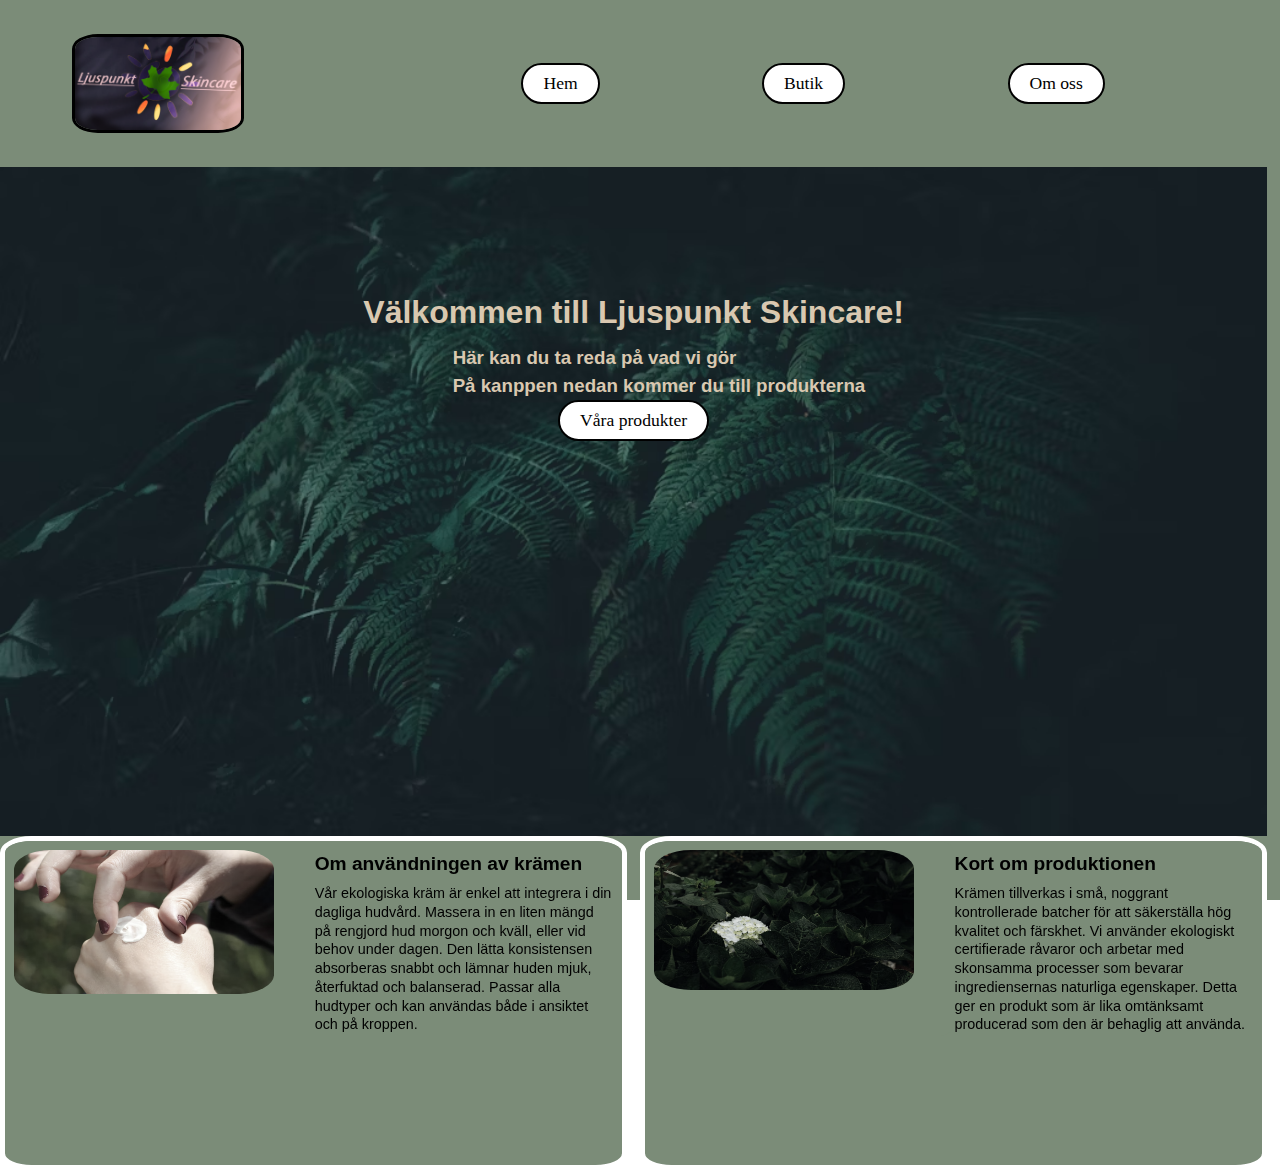
<file: index.html>
<!DOCTYPE html>
<html lang="en">

<head>
    <meta charset="UTF-8">
    <meta name="viewport" content="width=device-width, initial-scale=1.0">
    <meta http-equiv="X-UA-Compatible" content="ie=edge">
    <link rel="stylesheet" type="text/css" href="css/style.css">
    <title>Ljuspunkt Skincare</title>
    <link rel="stylesheet" href="css/style.css">
</head>

<body>
    <div id="bakgrund"></div>
    <div id="wrapper">
        <header>
            <img id="logga" src="img/loga_iguess.png" alt="logga">
        </header>
        <nav>
            <a href="index.html">Hem</a>
            <a href="Shop.html">Butik</a>
            <a href="om_oss.html">Om oss</a>
        </nav>  
        <main>
            <h2>Välkommen till Ljuspunkt Skincare!</h2>
            <h3>Här kan du ta reda på vad vi gör <br>På kanppen nedan kommer du till produkterna</h3>
            <a href="Shop.html">Våra produkter</a>
        </main>
        <section>
            <div id="bilddel">
            <img class="natur" src="img/cream2.avif" alt="kräm">
            </div>
            <div id="textdel">
            <h4>Om användningen av krämen</h4>
            <p>Vår ekologiska kräm är enkel att integrera i din dagliga hudvård. Massera in en liten mängd på rengjord
                hud morgon och kväll, eller vid behov under dagen. Den lätta konsistensen absorberas snabbt och lämnar
                huden mjuk, återfuktad och balanserad. Passar alla hudtyper och kan användas både i ansiktet och på
                kroppen.</p>
            </div>
        </section>
        <article>
            <div id="bdel">
            <img class="natur" src="img/blomma.avif" alt="natur">
            </div>
            <div id="tdel">
            <h4>Kort om produktionen</h4>
            <p>Krämen tillverkas i små, noggrant kontrollerade batcher för att säkerställa hög kvalitet och färskhet. Vi
                använder ekologiskt certifierade råvaror och arbetar med skonsamma processer som bevarar ingrediensernas
                naturliga egenskaper. Detta ger en produkt som är lika omtänksamt producerad som den är behaglig att
                använda.</p>
            </div>
        </article>

    </div>
</body>

</html>
</file>
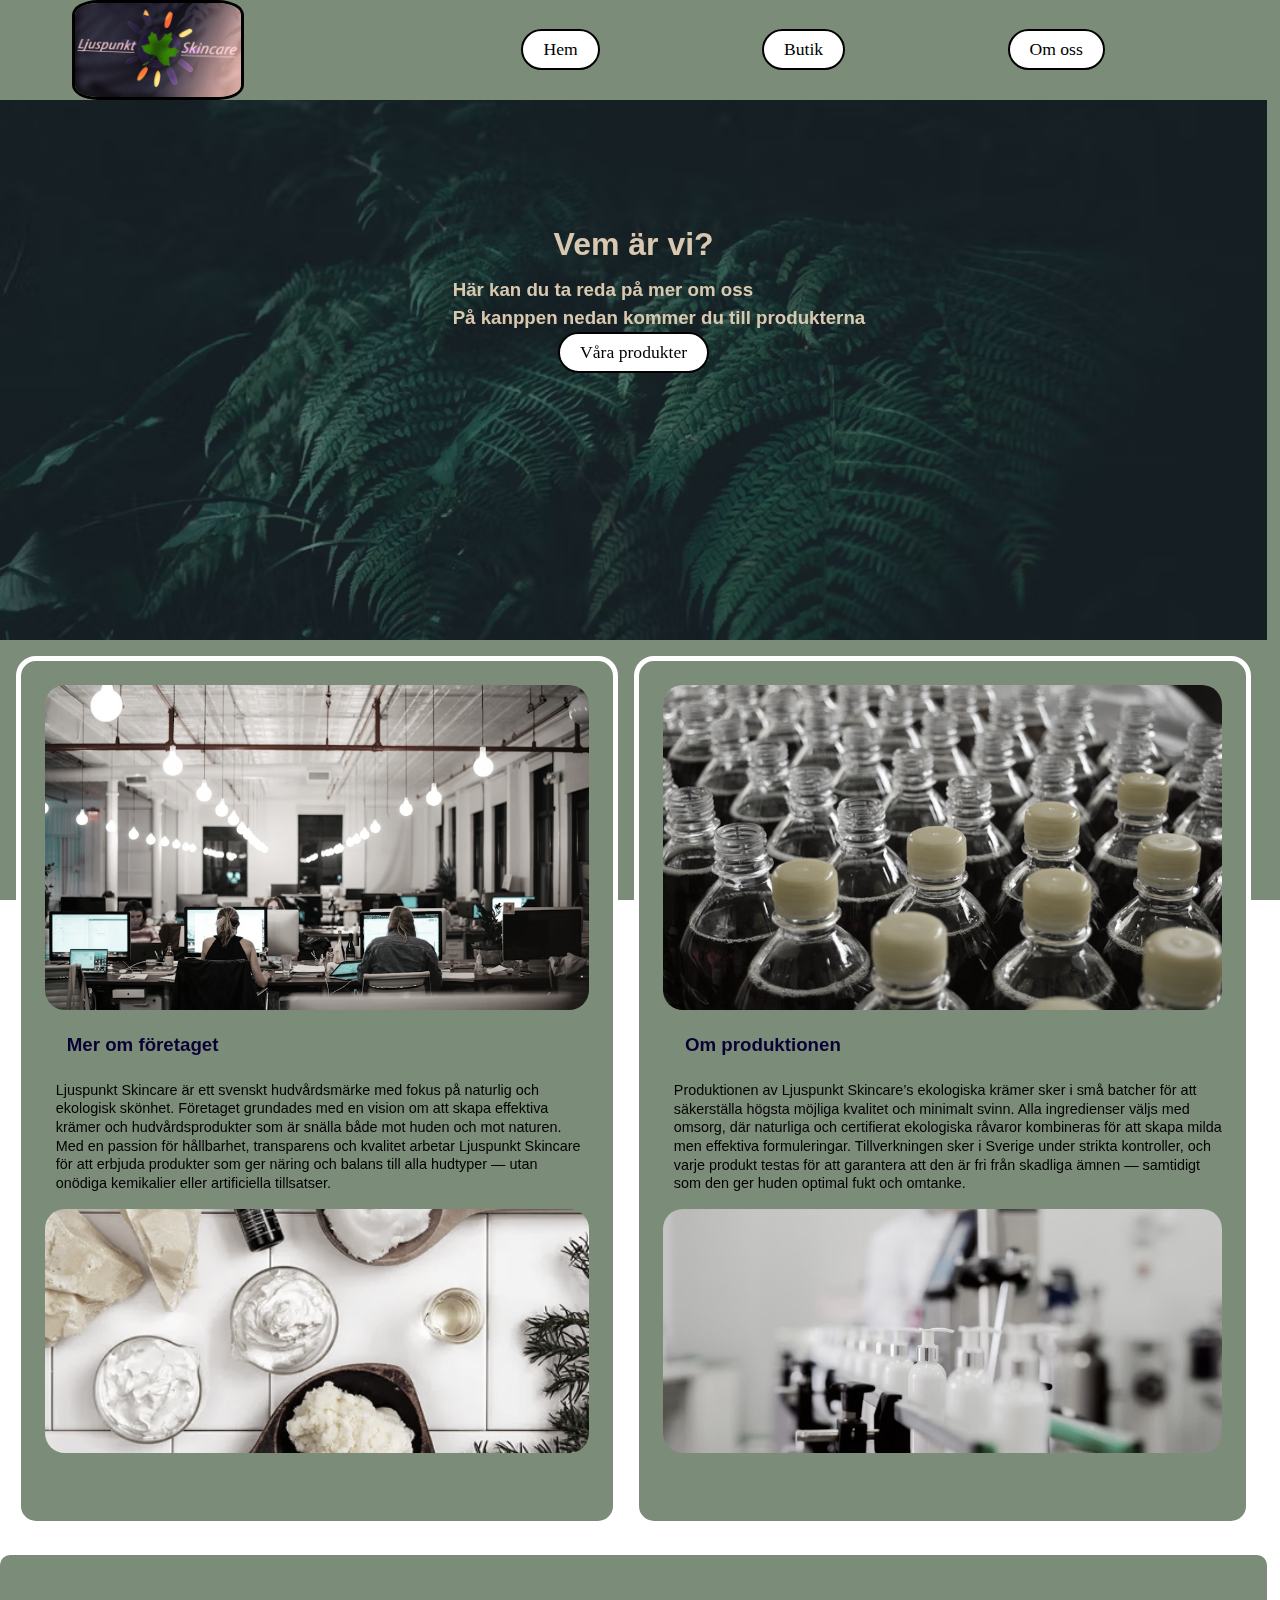
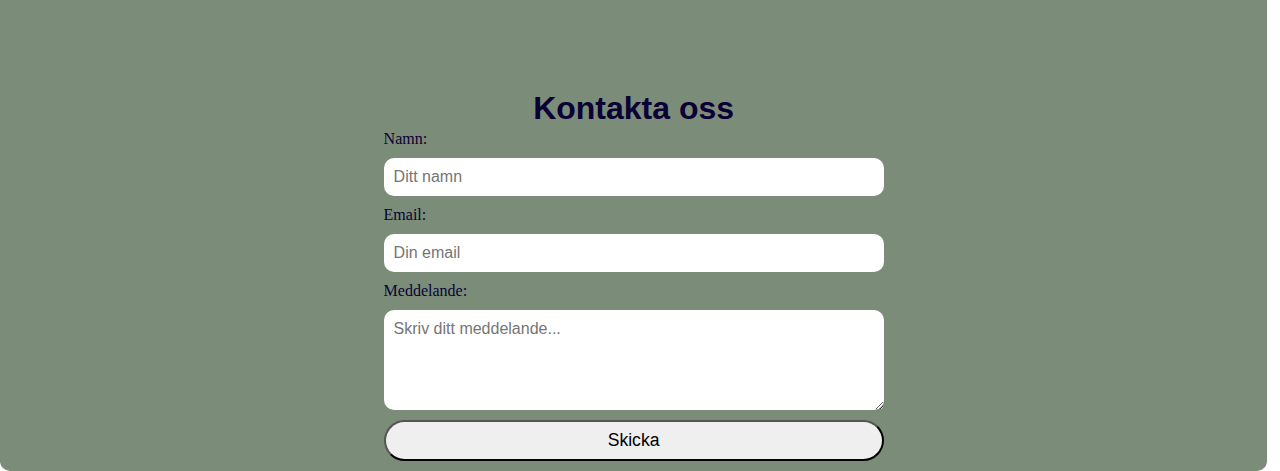
<file: om_oss.html>
<!DOCTYPE html>
<html lang="en">

<head>
    <meta charset="UTF-8">
    <meta name="viewport" content="width=device-width, initial-scale=1.0">
    <title>Om oss</title>
    <link rel="stylesheet" href="css/style_omoss.css">
</head>

<body>
    <div id="bakgrund"></div>
    <div id="wrapper">
        <header>
           <img id="logga" src="img/loga_iguess.png" alt="logga">
        </header>
        <nav>
            <a href="index.html">Hem</a>
            <a href="Shop.html">Butik</a>
            <a href="om_oss.html">Om oss</a>
        </nav>
        <main>
            <h2 id="rubrik">Vem är vi?</h2>
            <h3 id="underrubrik">Här kan du ta reda på mer om oss <br>På kanppen nedan kommer du till produkterna</h3>
            <a href="Shop.html">Våra produkter</a>
        </main>
        <section>
            <img class="om" src="img/company.avif" alt="Företag">
            <h3>Mer om företaget</h3>
            <p>Ljuspunkt Skincare är ett svenskt hudvårdsmärke med fokus på naturlig och ekologisk skönhet. Företaget
                grundades med en vision om att skapa effektiva krämer och hudvårdsprodukter som är snälla både mot huden
                och mot naturen. Med en passion för hållbarhet, transparens och kvalitet arbetar Ljuspunkt Skincare för
                att erbjuda produkter som ger näring och balans till alla hudtyper — utan onödiga kemikalier eller
                artificiella tillsatser.</p>
            <img class="extrabilder" src="img/indegrenser.webp" alt="indegrenser">
        </section>
        <article>
            <img class="om" src="img/produktion.avif" alt="Produktion">
            <h3>Om produktionen</h3>
            <p>Produktionen av Ljuspunkt Skincare’s ekologiska krämer sker i små batcher för att säkerställa högsta
                möjliga kvalitet och minimalt svinn. Alla ingredienser väljs med omsorg, där naturliga och certifierat
                ekologiska råvaror kombineras för att skapa milda men effektiva formuleringar. Tillverkningen sker i
                Sverige under strikta kontroller, och varje produkt testas för att garantera att den är fri från
                skadliga ämnen — samtidigt som den ger huden optimal fukt och omtanke.</p>
            <img class="extrabilder" src="img/creamprod.avif" alt="produktion">
        </article>
        <footer>
            <h2>Kontakta oss</h2>
            <form id="kontakt-form">
              <label for="namn">Namn:</label>
              <input type="text" id="namn" name="namn" placeholder="Ditt namn" required>
          
              <label for="email">Email:</label>
              <input type="email" id="email" name="email" placeholder="Din email" required>
          
              <label for="meddelande">Meddelande:</label>
              <textarea id="meddelande" name="meddelande" placeholder="Skriv ditt meddelande..." required></textarea>
          
              <button type="submit">Skicka</button>
            </form>
        </footer>



    </div>
</body>

</html>
</file>
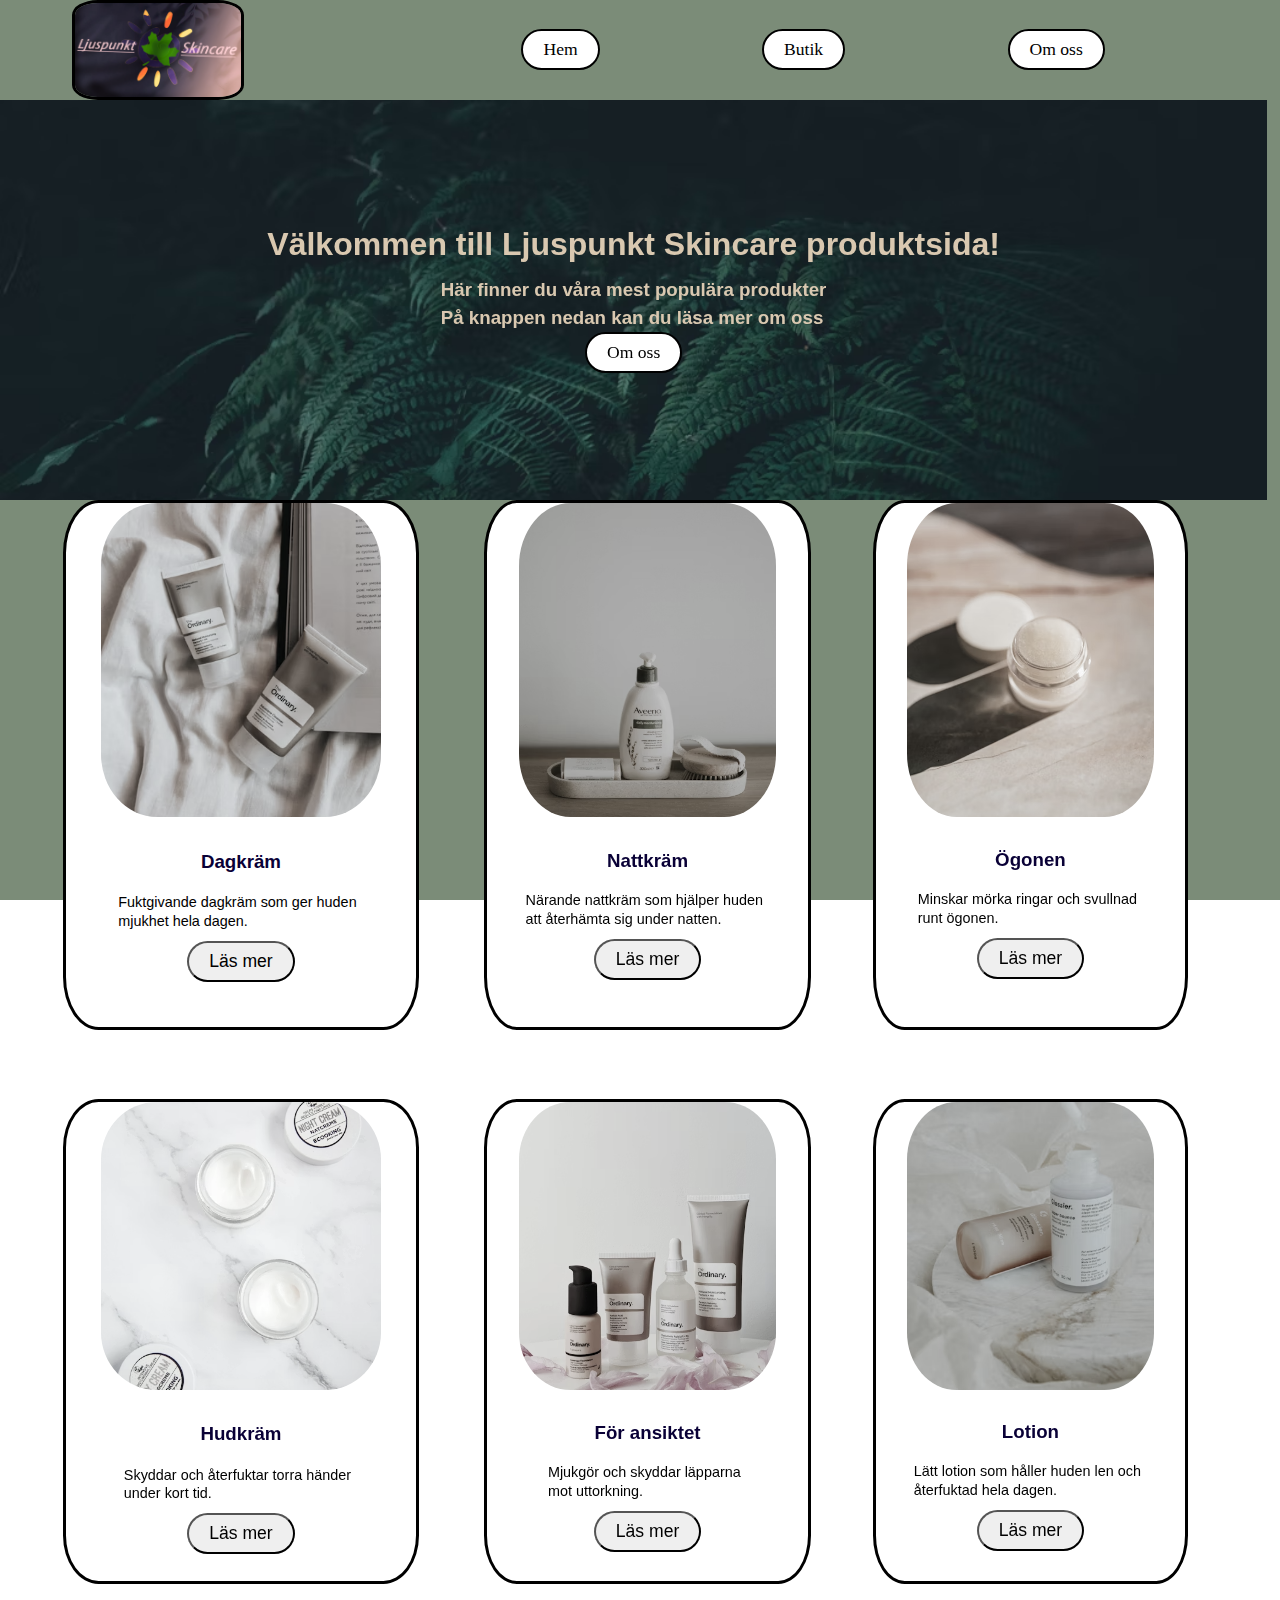
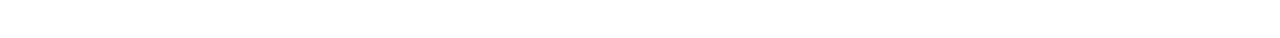
<file: Shop.html>
<!DOCTYPE html>
<html lang="en">
<head>
    <meta charset="UTF-8">
    <meta name="viewport" content="width=device-width, initial-scale=1.0">
    <title>Butik</title>
    <link rel="stylesheet" href="css/style_produkt.css">
</head> 
<body>
    <div id="bakgrund"></div>
    <div id="wrapper">
        <header>
            <img id="logga" src="img/loga_iguess.png" alt="logga">
        </header>
        <nav>
            <a href="index.html">Hem</a>
            <a href="Shop.html">Butik</a>
            <a href="om_oss.html">Om oss</a>
        </nav>
        <main>
            <h2>Välkommen till Ljuspunkt Skincare produktsida!</h2>
            <h3 id="underrubrik">Här finner du våra mest populära produkter<br>På knappen nedan kan du läsa mer om oss</h3>
            <a href="Shop.html">Om oss</a>
        </main>
        <div id="card">
        <article id="ar1">
            <img class="produkt_bilder" src="img/cream_produkt.avif" alt="En av våra produkter">
            <h3>Dagkräm</h3>
            <p>Fuktgivande dagkräm som ger huden <br>mjukhet hela dagen.</p>
            <button>Läs mer</button>
        </article>
        <article id="ar2">
            <img class="produkt_bilder" src="img/set.avif" alt="set">
            <h3>Nattkräm</h3>
            <p>Närande nattkräm som hjälper huden <br>att återhämta sig under natten.</p>
            <button>Läs mer</button>
        </article>
        <article id="ar3">
            <img class="produkt_bilder" src="img/produkt2.avif" alt="produkt2">
            <h3>Ögonen</h3>
            <p>Minskar mörka ringar och svullnad <br>runt ögonen.</p>
            <button>Läs mer</button>
        </article>
        <article id="ar4">
            <img class="produkt_bilder" src="img/produkt3.avif" alt="produkt3">
            <h3>Hudkräm</h3>
            <p>Skyddar och återfuktar torra händer <br>under kort tid.</p>
            <button>Läs mer</button>
        </article>
        <article id="ar5">
            <img class="produkt_bilder" src="img/produkt4.avif" alt="4">
            <h3>För ansiktet</h3>
            <p>Mjukgör och skyddar läpparna <br>mot uttorkning.</p>
            <button>Läs mer</button>
        </article>
        <article id="ar6">
            <img class="produkt_bilder" src="img/produkt5.avif" alt="5">
            <h3>Lotion</h3>
            <p>Lätt lotion som håller huden len och <br>återfuktad hela dagen.</p>
            <button>Läs mer</button>
        </article>
        </div>
    </div>
    
</body>
</html>
</file>
<file: css/style.css>
/* Denna fil skall innehålla din CSS kod */
* {
    margin: 0;
    padding: 0;
    box-sizing: border-box;
}

#wrapper {
    display: grid;
    height: 130vh;
    width: 99vw;
    grid-template-areas: 
    "hd nav nav nav"
    "ma ma ma ma"
    "se se ar ar";
    grid-template-columns: 1.7fr 1.3fr 2fr 1fr;
    grid-template-rows: 1fr 4fr 2fr;
    gap: 10px;
    row-gap: 0%;
    column-gap: 0%;
}

header {
    grid-area: hd;
    background-color: #7b8c78;
    border-radius: 0%;
    position: sticky;
    top: 0;
    z-index: 10;
    display: flex;
    align-items: center;
    padding-left: 20%;
}

nav {
    grid-area: nav;
    background-color: #7b8c78;   
    display: flex;
    justify-content: space-evenly;
    align-items: center;
    border-radius: 0%;
    position: sticky;
    top: 0; /* höjden på din header */
    z-index: 10;
}

section {
    grid-area: se;
    background-color: #7b8c78;
    border-radius: 5%;
    overflow: hidden;
    justify-content: left;
    display: grid;
    grid-template-areas: 
    "dd td";
    grid-template-columns: 1fr 1fr;
    grid-template-rows: 1fr 1fr;
    gap: 2px;
    margin-right: 1%;
    border: 5px white solid;
}

#bilddel {
    grid-area: dd;
    padding: 2%;
    background-color: #7b8c78;
}

#textdel {
    grid-area: td;
    background-color: #7b8c78;
    padding-bottom: 2%;
}
main {
    grid-area: ma;
    background-image: url(../img/natur2.avif);
    background-size: cover;
    display: flex;
    flex-direction: column;
    align-items: center;
    justify-content: flex-start;
}

article {
    grid-area: ar;
    background-color: #7b8c78;
    border-radius: 5%;
    overflow: hidden;
    display: flex;
    justify-content: right;
    display: grid;
    grid-template-areas: 
    "bdel tdel";
    grid-template-columns: 1fr 1fr;
    grid-template-rows: 1fr 1fr;
    gap: 2px;
    margin-left: 1%;
    border: 5px white solid;
}

#bdel {
    padding: 2%;
    grid-area: bdel;
    background-color: #7b8c78;
    border-radius: 5%;
}

#tdel {
    grid-area: tdel;
    background-color: #7b8c78;
}

.meny {
    display: inline-block;  
    align-self: start;       
    text-align: center;
    margin-top: 0%;
    font-size: 140%;
    text-decoration: none;
    padding: 8px 20px;
    border-radius: 25px;
    font-size: 1.1rem;
    transition: 0.3s;
}
.meny:hover {
    box-shadow: 0 5px #666;
    transform: translateY(4px);
    color: white;
    background-color: #d9c8b0;
}

h1 {
    display: inline-block;
    text-align: center;
    font-size: 200%;
    font-family: 'Trebuchet MS', 'Lucida Sans Unicode', 'Lucida Grande', 'Lucida Sans', Arial, sans-serif;
    color: #d9c8b0;
    margin-top: 9%;
    border: 3px black solid;
    border-radius: 15%;
    margin-left: 3%;
    padding: 5px 10px; 
}

.natur {
    height: 80%;
    width: 90%;
    padding: 1%;
    border-radius: 15%;
    filter: grayscale(0.6);
}

h2 {
    text-align: center;
    font-size: 200%;
    font-family: 'Trebuchet MS', 'Lucida Sans Unicode', 'Lucida Grande', 'Lucida Sans', Arial, sans-serif;
    color: #d9c8b0;
    margin-top: 10%;
}
#bakgrund {
    position: fixed;
    top: 0;
    left: 0;
    width: 100vw;
    height: 100vh;
    background-color: #7b8c78;
    background-size: cover;
    background-position: center;
    background-repeat: no-repeat;
    z-index: -1;
}

p {
    padding-right: 3%;
    font-family: 'Trebuchet MS', 'Lucida Sans Unicode', 'Lucida Grande', 'Lucida Sans', Arial, sans-serif;
    font-size: 90%;
    line-height: 130%;
    margin-top: 3%;
}

h4 {
    font-family: 'Trebuchet MS', 'Lucida Sans Unicode', 'Lucida Grande', 'Lucida Sans', Arial, sans-serif;
    font-size: 120%;
    margin-top: 4%;
}

button {
    padding: 8px 20px;
    border-radius: 25px;
    font-size: 1.1rem;
    transition: 0.3s;
}

button:hover {
    box-shadow: 0 5px #666;
    transform: translateY(4px);
    color: white;
    background-color: #d9c8b0;
}
h3 {
    color: #d9c8b0;
    font-family: 'Trebuchet MS', 'Lucida Sans Unicode', 'Lucida Grande', 'Lucida Sans', Arial, sans-serif;
    line-height: 150%;
    margin-top: 1%;
    margin-left: 4%;
}

#logga {
    height: auto;     
    width: 60%;     
    max-height: 100%;
    object-fit: contain;
    border-radius: 15%;
    border: 3px black solid;
}

a {
    display: block;
    color: black;
    text-decoration: none;
    background-color: white;
    padding: 8px 20px;
    border-radius: 25px;
    font-size: 1.1rem;
    transition: 0.3s;
    border: 2px black solid;
}

a:hover {
    box-shadow: 0 5px #666;
    transform: translateY(4px);
    color: white;
    background-color: #d9c8b0;
}
</file>
<file: css/style_omoss.css>
/* Denna fil skall innehålla din CSS kod */
* {
    margin: 0;
    padding: 0;
    box-sizing: border-box;
}

#wrapper {
    display: grid;
    max-height: 200vh;
    width: 99vw;
    grid-template-areas: 
    "hd nav nav nav"
    "ma ma ma ma"
    "se se ar ar"
    "ft ft ft ft";
    grid-template-columns: 1.7fr 1.3fr 2fr 1fr;
    grid-template-rows: 1fr 4fr 2fr auto;
    gap: 10px;
    row-gap: 0%;
    column-gap: 0%;
}

header {
    grid-area: hd;
    background-color: #7b8c78;
    border-radius: 0%;
    position: sticky;
    top: 0;
    z-index: 10;
    display: flex;
    align-items: center;
    padding-left: 20%;
}

nav {
    grid-area: nav;
    background-color: #7b8c78;   
    display: flex;
    justify-content: space-evenly;
    align-items: center;
    border-radius: 0%;
    position: sticky;
    top: 0; 
    z-index: 10;
}

section {
    background-color: #7b8c78;
    border-radius: 20px;
    padding: 1.5rem;
    display: flex;
    flex-direction: column;
    gap: 1rem;
    min-height: auto;
    grid-area: se;
    margin: 1rem;
    border: 5px white solid;
}

main {
    grid-area: ma;
    background-image: url(../img/natur2.avif);
    background-size: cover;
    display: flex;
    flex-direction: column;
    align-items: center;
    justify-content: flex-start;
    height: 100%;
    min-height: 400px;  
    height: 60vh;      
}

article {
    background-color: #7b8c78;
    border-radius: 20px;
    padding: 1.5rem;
    display: flex;
    flex-direction: column;
    gap: 1rem;
    min-height: auto;
    grid-area: ar;
    margin: 1rem 1rem 1rem 0;
    border: 5px white solid;
    overflow: hidden;
}

footer {
    grid-area: ft;
    background-color: #7b8c78;
    border-radius: 10px;
    padding: 10px;
    color: #090036;
    display: flex;
    flex-direction: column;
    align-items: center;
    gap: 3px;
    margin-top: 1%;
    justify-content: flex-start;
}

#kontakt-form {
    display: flex;
    flex-direction: column;
    width: 90%;
    max-width: 500px;
    gap: 10px;
    margin-top: 0%;
    margin-bottom: auto;
}

#kontakt-form input,
#kontakt-form textarea {
    padding: 10px;
    border-radius: 10px;
    border: none;
    width: 100%;
    font-family: 'Trebuchet MS', 'Lucida Sans Unicode', 'Lucida Grande', 'Lucida Sans', Arial, sans-serif;
    font-size: 1rem;
}

#kontakt-form textarea {
    resize: vertical;
    min-height: 100px;
}

.meny {
    display: inline-block;  
    align-self: start;       
    text-align: center;
    margin-top: 0%;
    font-size: 140%;
    text-decoration: none;
    padding: 8px 20px;
    border-radius: 25px;
    font-size: 1.1rem;
    transition: 0.3s;
}
.meny:hover {
    box-shadow: 0 5px #666;
    transform: translateY(4px);
    color: white;
    background-color: #d9c8b0;
}

h1 {
    display: inline-block;
    text-align: center;
    font-size: 200%;
    font-family: 'Trebuchet MS', 'Lucida Sans Unicode', 'Lucida Grande', 'Lucida Sans', Arial, sans-serif;
    color: #d9c8b0;
    margin-top: 9%;
    border: 3px black solid;
    border-radius: 15%;
    margin-left: 3%;
    padding: 5px 10px; 
}

h2 {
    text-align: center;
    font-size: 200%;
    font-family: 'Trebuchet MS', 'Lucida Sans Unicode', 'Lucida Grande', 'Lucida Sans', Arial, sans-serif;
    color: #090036;
    margin-top: 10%;
}
#bakgrund {
    position: fixed;
    top: 0;
    left: 0;
    width: 100vw;
    height: 100vh;
    background-color: #7b8c78;
    background-size: cover;
    background-position: center;
    background-repeat: no-repeat;
    z-index: -1;
}

p {
    padding-left: 2%;
    font-family: 'Trebuchet MS', 'Lucida Sans Unicode', 'Lucida Grande', 'Lucida Sans', Arial, sans-serif;
    font-size: 90%;
    line-height: 130%;
    margin-top: 1%;
}

h4 {
    font-family: 'Trebuchet MS', 'Lucida Sans Unicode', 'Lucida Grande', 'Lucida Sans', Arial, sans-serif;
    font-size: 120%;
    margin-top: 4%;
}

button {
    padding: 8px 20px;
    border-radius: 25px;
    font-size: 1.1rem;
    transition: 0.3s;
}

button:hover {
    box-shadow: 0 5px #666;
    transform: translateY(4px);
    color: white;
    background-color: #d9c8b0;
}
h3 {
    color: #090036;
    font-family: 'Trebuchet MS', 'Lucida Sans Unicode', 'Lucida Grande', 'Lucida Sans', Arial, sans-serif;
    line-height: 150%;
    margin-top: 1%;
    margin-left: 4%;
}

.om {
    display: block;
    width: 100%;
    height: 40%;      
    object-fit: cover; 
    border-radius: 20px;
    filter: grayscale(0.7);
}

.extrabilder {
    display: block;
    width: 100%;
    height: 30%;      
    object-fit: cover; 
    border-radius: 20px;
    filter: grayscale(0.7);
    margin-bottom: -10%;
}

#logga {
    height: auto;     
    width: 60%;     
    max-height: 100%;
    object-fit: contain;
    border-radius: 15%;
    border: 3px black solid;
}

a {
    display: block;
    color: black;
    text-decoration: none;
    background-color: white;
    padding: 8px 20px;
    border-radius: 25px;
    font-size: 1.1rem;
    transition: 0.3s;
    border: 2px black solid;
}

a:hover {
    box-shadow: 0 5px #666;
    transform: translateY(4px);
    color: white;
    background-color: #d9c8b0;
}

#rubrik {
    text-align: center;
    font-size: 200%;
    font-family: 'Trebuchet MS', 'Lucida Sans Unicode', 'Lucida Grande', 'Lucida Sans', Arial, sans-serif;
    color: #d9c8b0;
    margin-top: 10%;
}

#underrubrik {
    color: #d9c8b0;
    font-family: 'Trebuchet MS', 'Lucida Sans Unicode', 'Lucida Grande', 'Lucida Sans', Arial, sans-serif;
    line-height: 150%;
    margin-top: 1%;
    margin-left: 4%;
}
</file>
<file: css/style_produkt.css>
/* Denna fil skall innehålla din CSS kod */
* {
    margin: 0;
    padding: 0;
    box-sizing: border-box;
}

#wrapper {
    display: grid;
    max-height: 130vh;
    width: 99vw;
    grid-template-areas: 
    "hd nav nav nav"
    "ma ma ma ma"
    "ca ca ca ca";
    grid-template-columns: 1.7fr 1.3fr 2fr 1fr;
    grid-template-rows: 1fr 3fr 0.5fr;
    gap: 0;
}

header {
    grid-area: hd;
    background-color: #7b8c78;
    border-radius: 0%;
    position: sticky;
    top: 0;
    z-index: 10;
    display: flex;
    align-items: center;
    padding-left: 20%;
}

nav {
    grid-area: nav;
    background-color: #7b8c78;   
    display: flex;
    justify-content: space-evenly;
    align-items: center;
    border-radius: 0%;
    position: sticky;
    top: 0; 
    z-index: 10;
}
#card {
    display: grid;
    grid-area: ca;
    grid-template-areas: 
    "ar ar2 ar3"
    "ar4 ar5 ar6";
    grid-template-columns: repeat(3, 1fr);
    grid-template-rows: auto;
    gap: 10px;
    border-radius: 5%;
    padding-left: 5%;
}

#ar1 {
    display: grid;
    grid-area: ar;
    background-color: white;
    border-radius: 10%;
    display: flex;
    flex-direction: column;
    align-items: center;
    text-align: left;
    gap: 10px;
    max-height: 90%;
    max-width: 90%;
    overflow: hidden;
    border: 3px black solid;
}

.produkt_bilder {
    height: 60%;
    width: 80%;
    object-fit: cover;
    margin-bottom: 5%;
    border-radius: 20%;
    filter: grayscale(0.6);
}

main {
    grid-area: ma;
    background-image: url(../img/natur2.avif);
    filter: blur(0.2px);
    background-size: cover;
    display: flex;
    flex-direction: column;
    align-items: center;
    justify-content: flex-start;    
    min-height: 400px;
}

#ar2 {
    display: grid;
    grid-area: ar2;
    background-color: white;
    border-radius: 10%;
    display: flex;
    flex-direction: column;
    align-items: center;
    text-align: left;
    gap: 10px;
    max-height: 90%;
    max-width: 83%;
    overflow: hidden;
    border: 3px black solid;
    margin-left: 4%;
}

#ar3 {
    display: grid;
    grid-area: ar3;
    background-color: white;
    border-radius: 10%;
    display: flex;
    flex-direction: column;
    align-items: center;
    text-align: left;
    gap: 10px;
    max-height: 90%;
    max-width: 80%;
    overflow: hidden;
    border: 3px black solid;
}

#ar4 {
    display: grid;
    grid-area: ar4;
    background-color: white;
    border-radius: 10%;
    display: flex;
    flex-direction: column;
    align-items: center;
    text-align: left;
    gap: 10px;
    max-height: 90%;
    max-width: 90%;
    overflow: hidden;
    border: 3px black solid;
}

#ar5 {
    display: grid;
    grid-area: ar5;
    background-color: white;
    border-radius: 10%;
    display: flex;
    flex-direction: column;
    align-items: center;
    text-align: left;
    gap: 10px;
    max-height: 90%;
    max-width: 83%;
    overflow: hidden;
    border: 3px black solid;
    margin-left: 4%;
}

#ar6 {
    display: grid;
    grid-area: ar6;
    background-color: white;
    border-radius: 10%;
    display: flex;
    flex-direction: column;
    align-items: center;
    text-align: left;
    gap: 10px;
    max-height: 90%;
    max-width: 80%;
    overflow: hidden;
    border: 3px black solid;
}

.meny {
    display: inline-block;  
    align-self: start;       
    text-align: center;
    margin-top: 0%;
    font-size: 140%;
    text-decoration: none;
    padding: 8px 20px;
    border-radius: 25px;
    font-size: 1.1rem;
    transition: 0.3s;
}
.meny:hover {
    box-shadow: 0 5px #666;
    transform: translateY(4px);
    color: white;
    background-color: #d9c8b0;
}

h1 {
    display: inline-block;
    text-align: center;
    font-size: 200%;
    font-family: 'Trebuchet MS', 'Lucida Sans Unicode', 'Lucida Grande', 'Lucida Sans', Arial, sans-serif;
    color: #d9c8b0;
    margin-top: 9%;
    border: 3px black solid;
    border-radius: 15%;
    margin-left: 3%;
    padding: 5px 10px; 
}

h2 {
    text-align: center;
    font-size: 200%;
    font-family: 'Trebuchet MS', 'Lucida Sans Unicode', 'Lucida Grande', 'Lucida Sans', Arial, sans-serif;
    color: #d9c8b0;
    margin-top: 10%;
}
#bakgrund {
    position: fixed;
    top: 0;
    left: 0;
    width: 100vw;
    height: 100vh;
    background-color: #7b8c78;
    background-size: cover;
    background-position: center;
    background-repeat: no-repeat;
    z-index: -1;  
}

p {
    padding-right: 2%;
    font-family: 'Trebuchet MS', 'Lucida Sans Unicode', 'Lucida Grande', 'Lucida Sans', Arial, sans-serif;
    font-size: 90%;
    line-height: 130%;
    margin-top: 2%;
}

h4 {
    font-family: 'Trebuchet MS', 'Lucida Sans Unicode', 'Lucida Grande', 'Lucida Sans', Arial, sans-serif;
    font-size: 120%;
    margin-top: 4%;
}

button {
    padding: 8px 20px;
    border-radius: 25px;
    font-size: 1.1rem;
    transition: 0.3s;
}

button:hover {
    box-shadow: 0 5px #666;
    transform: translateY(4px);
    color: white;
    background-color: #d9c8b0;
}
.card:hover {
    transform: translateY(-4px);
    box-shadow: 0 8px 15px rgba(0,0,0,0.15);
}
h3 {
    color: #090036;
    font-family: 'Trebuchet MS', 'Lucida Sans Unicode', 'Lucida Grande', 'Lucida Sans', Arial, sans-serif;
    line-height: 150%;
    margin-top: 1%;
}

#logga {
    height: auto;     
    width: 60%;      
    max-height: 100%;
    object-fit: contain;
    border-radius: 15%;
    border: 3px black solid;
}

a {
    display: block;
    color: black;
    text-decoration: none;
    background-color: white;
    padding: 8px 20px;
    border-radius: 25px;
    font-size: 1.1rem;
    transition: 0.3s;
    border: 2px black solid;
}

a:hover {
    box-shadow: 0 5px #666;
    transform: translateY(4px);
    color: white;
    background-color: #d9c8b0;
}

#underrubrik {
    color: #d9c8b0;
    font-family: 'Trebuchet MS', 'Lucida Sans Unicode', 'Lucida Grande', 'Lucida Sans', Arial, sans-serif;
    line-height: 150%;
    margin-top: 1%;
}
</file>
